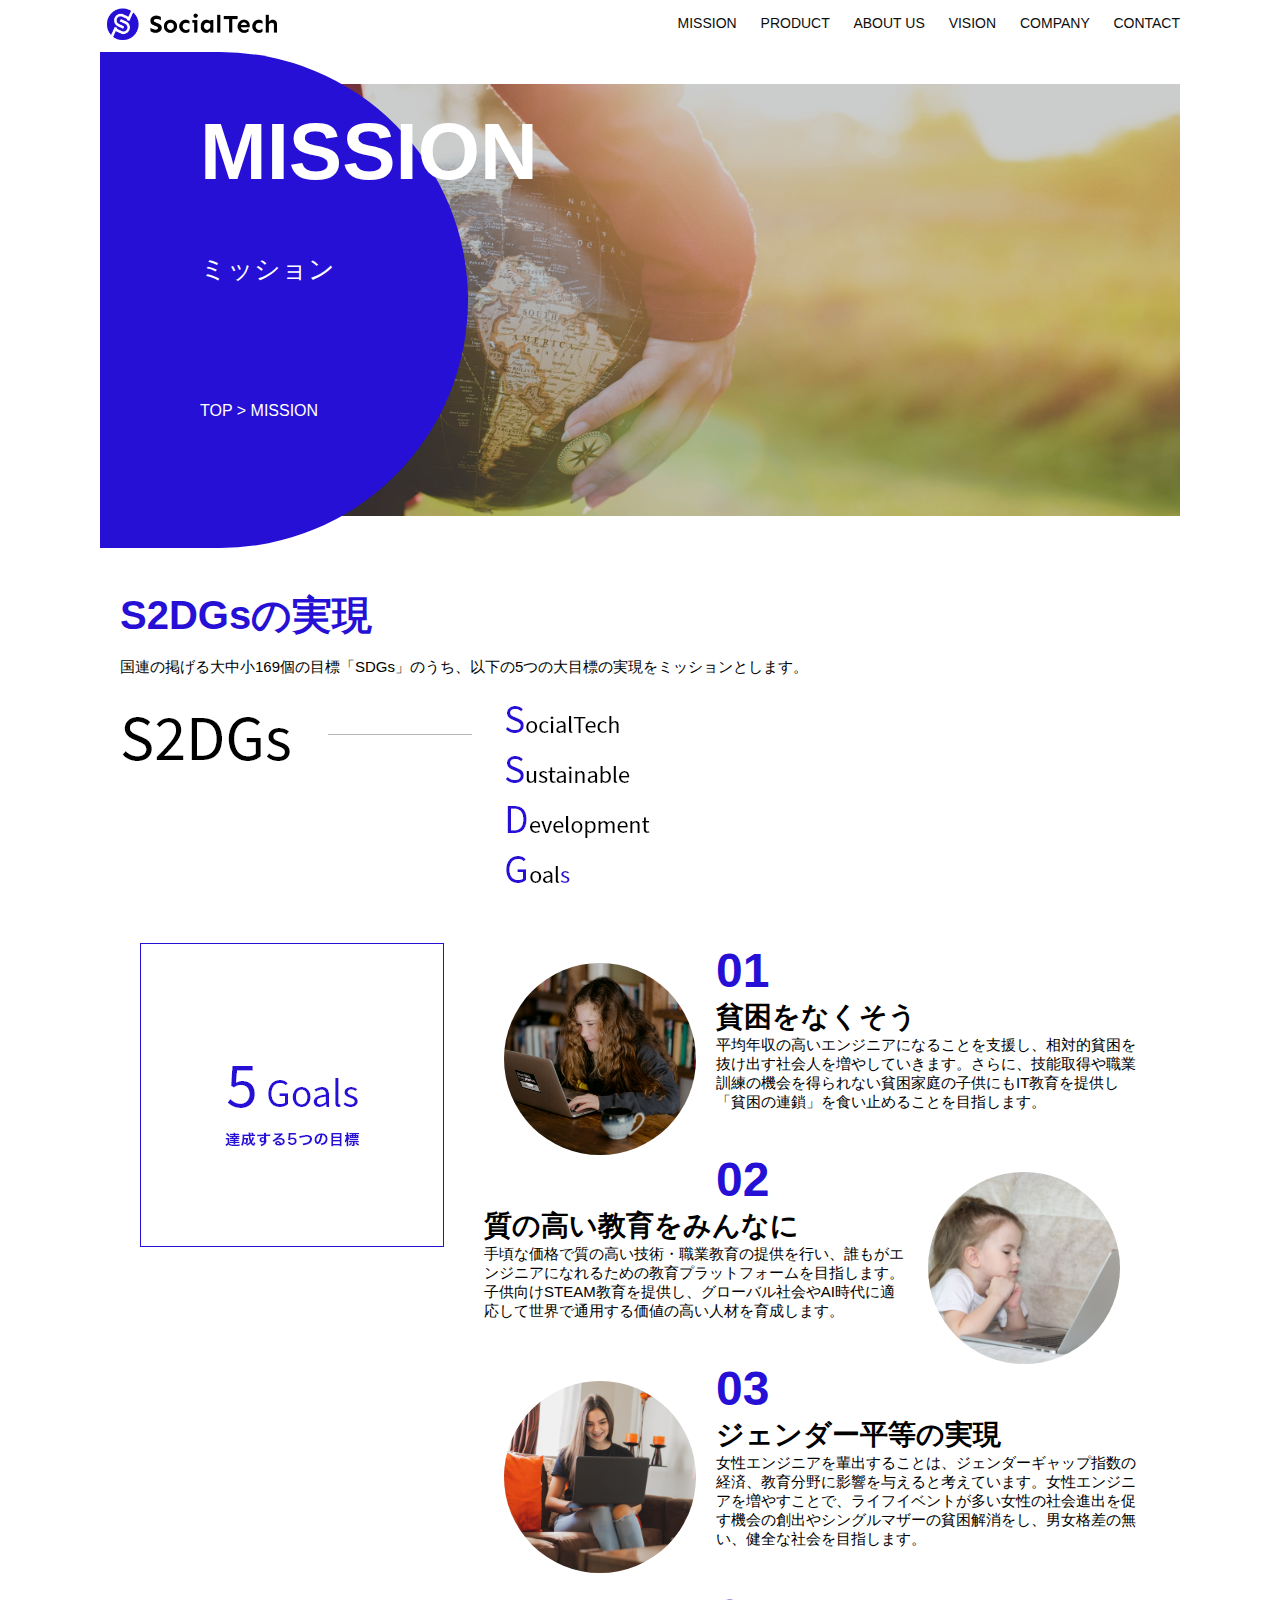
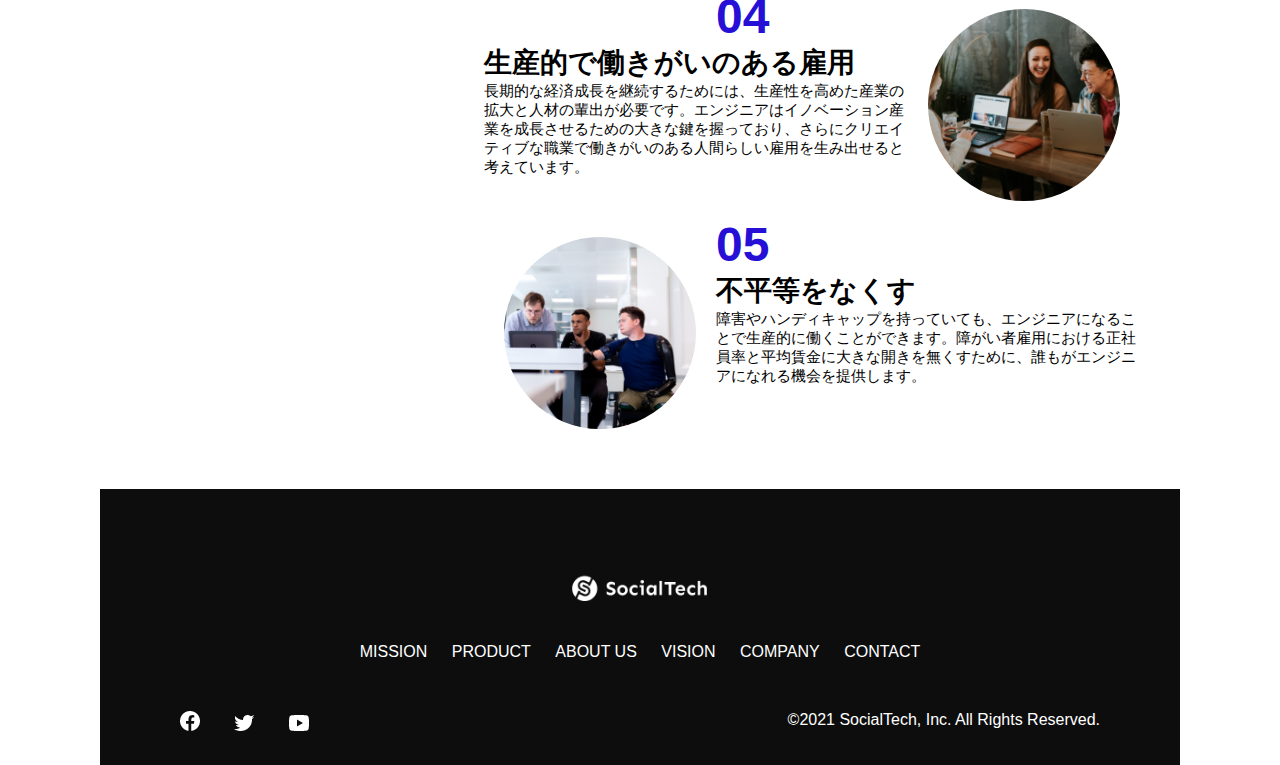
<file: mission.html>
<!DOCTYPE html>
<html>

<head>
    <title>SocialTech - MISSON ミッション -</title>
    <meta charset="utf-8">
    <meta name="description" content="SocialTechが目指す5つの目標（S2DGs）を紹介します">
    <meta name="viewport" content="width=device-width, initial-scale=1.0">
    <link rel="stylesheet" href="style.css">
</head>

<body>
    <!-- ヘッダー -->
    <header>
        <!-- ロゴ -->
        <a href="index.html" id="logo"><img src="images/logo.png" alt="トップページに戻る"></a>

        <!-- PC用ナビゲーション -->
        <nav id="nav-pc">
            <a href="mission.html">MISSION</a>
            <a href="product.html">PRODUCT</a>
            <a href="index.html#aboutus">ABOUT US</a>
            <a href="index.html#vision">VISION</a>
            <a href="index.html#company">COMPANY</a>
            <a href="index.html#contact">CONTACT</a>
        </nav>

        <!-- スマホ用メニューボタン -->
        <img id="menu-sp" src="images/button-menu.png" alt="ナビゲーションを開く"
            onclick="document.getElementById('nav-sp').style.display = 'block'">

        <!-- スマホ用ナビゲーション -->
        <nav id="nav-sp">
            <img id="close" src="images/button-close.png" alt="ナビゲーションを閉じる"
                onclick="document.getElementById('nav-sp').style.display = 'none'">
            <a id="logo-sp" href="index.html" onclick="document.getElementById('nav-sp').style.display = 'none'"><img
                    src="images/logo-sp.png" alt="トップページに戻る"></a>
            <a class="menu" href="mission.html"
                onclick="document.getElementById('nav-sp').style.display = 'none'">MISSION</a>
            <a class="menu" href="product.html"
                onclick="document.getElementById('nav-sp').style.display = 'none'">PRODUCT</a>
            <a class="menu" href="index.html#aboutus"
                onclick="document.getElementById('nav-sp').style.display = 'none'">ABOUT US</a>
            <a class="menu" href="index.html#vision"
                onclick="document.getElementById('nav-sp').style.display = 'none'">VISION</a>
            <a class="menu" href="index.html#company"
                onclick="document.getElementById('nav-sp').style.display = 'none'">COMPANY</a>
            <a class="menu" href="index.html#contact"
                onclick="document.getElementById('nav-sp').style.display = 'none'">CONTACT</a>
            <div id="sns">
                <a href="https://www.facebook.com/sejuku2013"><img src="images/button-facebook.png"
                        alt="Facebookのリンク"></a>
                <a href="https://twitter.com/samuraijuku"><img src="images/button-twitter.png" alt="Twitterのリンク"></a>
                <a href="https://www.youtube.com/channel/UCCFOQO5aDK0xXam4cUQXT8g"><img src="images/button-youtube.png"
                        alt="YouTubeのリンク"></a>
            </div>
        </nav>
    </header>
    <main>
        <article>
            <section id="mission-main">
                <div id="mission-title">
                    <h1>MISSION</h1>
                    <span>ミッション</span>
                    <div>TOP > MISSION</div>
                </div>
            </section>
            <section id="mission-s2dgs">
                <h2 class="mission-h2">S2DGsの実現</h2>
                <p>国連の掲げる大中小169個の目標「SDGs」のうち、以下の5つの大目標の実現をミッションとします。</p>
                <img src="images/mission/mission-s2dgs.png" alt="S2DGs">
            </section>
            <section id="mission-5goals">
                <div>
                    <img id="s2dgs-image" src="images/mission/mission-5goals.png" alt="5Goals">
                </div>
                <div>
                    <div>
                        <img class="fivegoals-image-left" src="images/mission/mission-5goals01.png" alt="PCを操作する女の子">
                        <span class="fivegoals-number">01</span>
                        <h3 class="fivegoals-h3">貧困をなくそう</h3>
                        <p class="fivegoals-p">
                            平均年収の高いエンジニアになることを支援し、相対的貧困を抜け出す社会人を増やしていきます。さらに、技能取得や職業訓練の機会を得られない貧困家庭の子供にもIT教育を提供し「貧困の連鎖」を食い止めることを目指します。
                        </p>
                    </div>
                    <div>
                        <img class="fivegoals-image-right" src="images/mission/mission-5goals02.png"
                            alt="PCを見つめる小さい女の子">
                        <span class="fivegoals-number">02</span>
                        <h3 class="fivegoals-h3">質の高い教育をみんなに</h3>
                        <p class="fivegoals-p">
                            手頃な価格で質の高い技術・職業教育の提供を行い、誰もがエンジニアになれるための教育プラットフォームを目指します。子供向けSTEAM教育を提供し、グローバル社会やAI時代に適応して世界で通用する価値の高い人材を育成します。
                        </p>
                    </div>
                    <div>
                        <img class="fivegoals-image-left" src="images/mission/mission-5goals03.png" alt="PCを操作する女性">

                        <span class="fivegoals-number">03</span>
                        <h3 class="fivegoals-h3">ジェンダー平等の実現</h3>
                        <p class="fivegoals-p">
                            女性エンジニアを輩出することは、ジェンダーギャップ指数の経済、教育分野に影響を与えると考えています。女性エンジニアを増やすことで、ライフイベントが多い女性の社会進出を促す機会の創出やシングルマザーの貧困解消をし、男女格差の無い、健全な社会を目指します。
                        </p>
                    </div>
                    <div>
                        <img class="fivegoals-image-right" src="images/mission/mission-5goals04.png" alt="笑顔で話し合う3人の男女">
                        <span class="fivegoals-number">04</span>
                        <h3 class="fivegoals-h3">生産的で働きがいのある雇用</h3>
                        <p class="fivegoals-p">
                            長期的な経済成長を継続するためには、生産性を高めた産業の拡大と人材の輩出が必要です。エンジニアはイノベーション産業を成長させるための大きな鍵を握っており、さらにクリエイティブな職業で働きがいのある人間らしい雇用を生み出せると考えています。
                        </p>
                    </div>
                    <div>
                        <img class="fivegoals-image-left" src="images/mission/mission-5goals05.png"
                            alt="障害を持つ男性が生き生きと働く様子">
                        <span class="fivegoals-number">05</span>
                        <h3 class="fivegoals-h3">不平等をなくす</h3>
                        <p class="fivegoals-p">
                            障害やハンディキャップを持っていても、エンジニアになることで生産的に働くことができます。障がい者雇用における正社員率と平均賃金に大きな開きを無くすために、誰もがエンジニアになれる機会を提供します。
                        </p>
                    </div>
                </div>
            </section>
        </article>
        <footer>
            <div id="footer-logo">
                <img src="images/logo-sp.png" alt="SocialTech">
            </div>
            <div id="footer-link">
                <a href="mission.html">MISSION</a>
                <a href="product.html">PRODUCT</a>
                <a href="index.html#aboutus">ABOUT US</a>
                <a href="index.html#vision">VISION</a>
                <a href="index.html#company">COMPANY</a>
                <a href="index.html#contact">CONTACT</a>
            </div>
            <div id="sns-footer">
                <a href="https://www.facebook.com/sejuku2013"><img src="images/button-facebook.png"
                        alt="Facebookのリンク"></a>
                <a href="https://twitter.com/samuraijuku"><img src="images/button-twitter.png" alt="Twitterのリンク"></a>
                <a href="https://www.youtube.com/channel/UCCFOQO5aDK0xXam4cUQXT8g"><img src="images/button-youtube.png"
                        alt="YouTubeのリンク"></a>
                <span id="copyright">&copy;2021 SocialTech, Inc. All Rights Reserved. </span>
            </div>
        </footer>
    </main>
    <script src="https://code.jquery.com/jquery-3.6.0.min.js"
     integrity="sha256-/xUj+3OJU5yExlq6GSYGSHk7tPXikynS7ogEvDej/m4="
     crossorigin="anonymous"></script>
    <script src="script.js"></script>
</body>

</html>
</file>
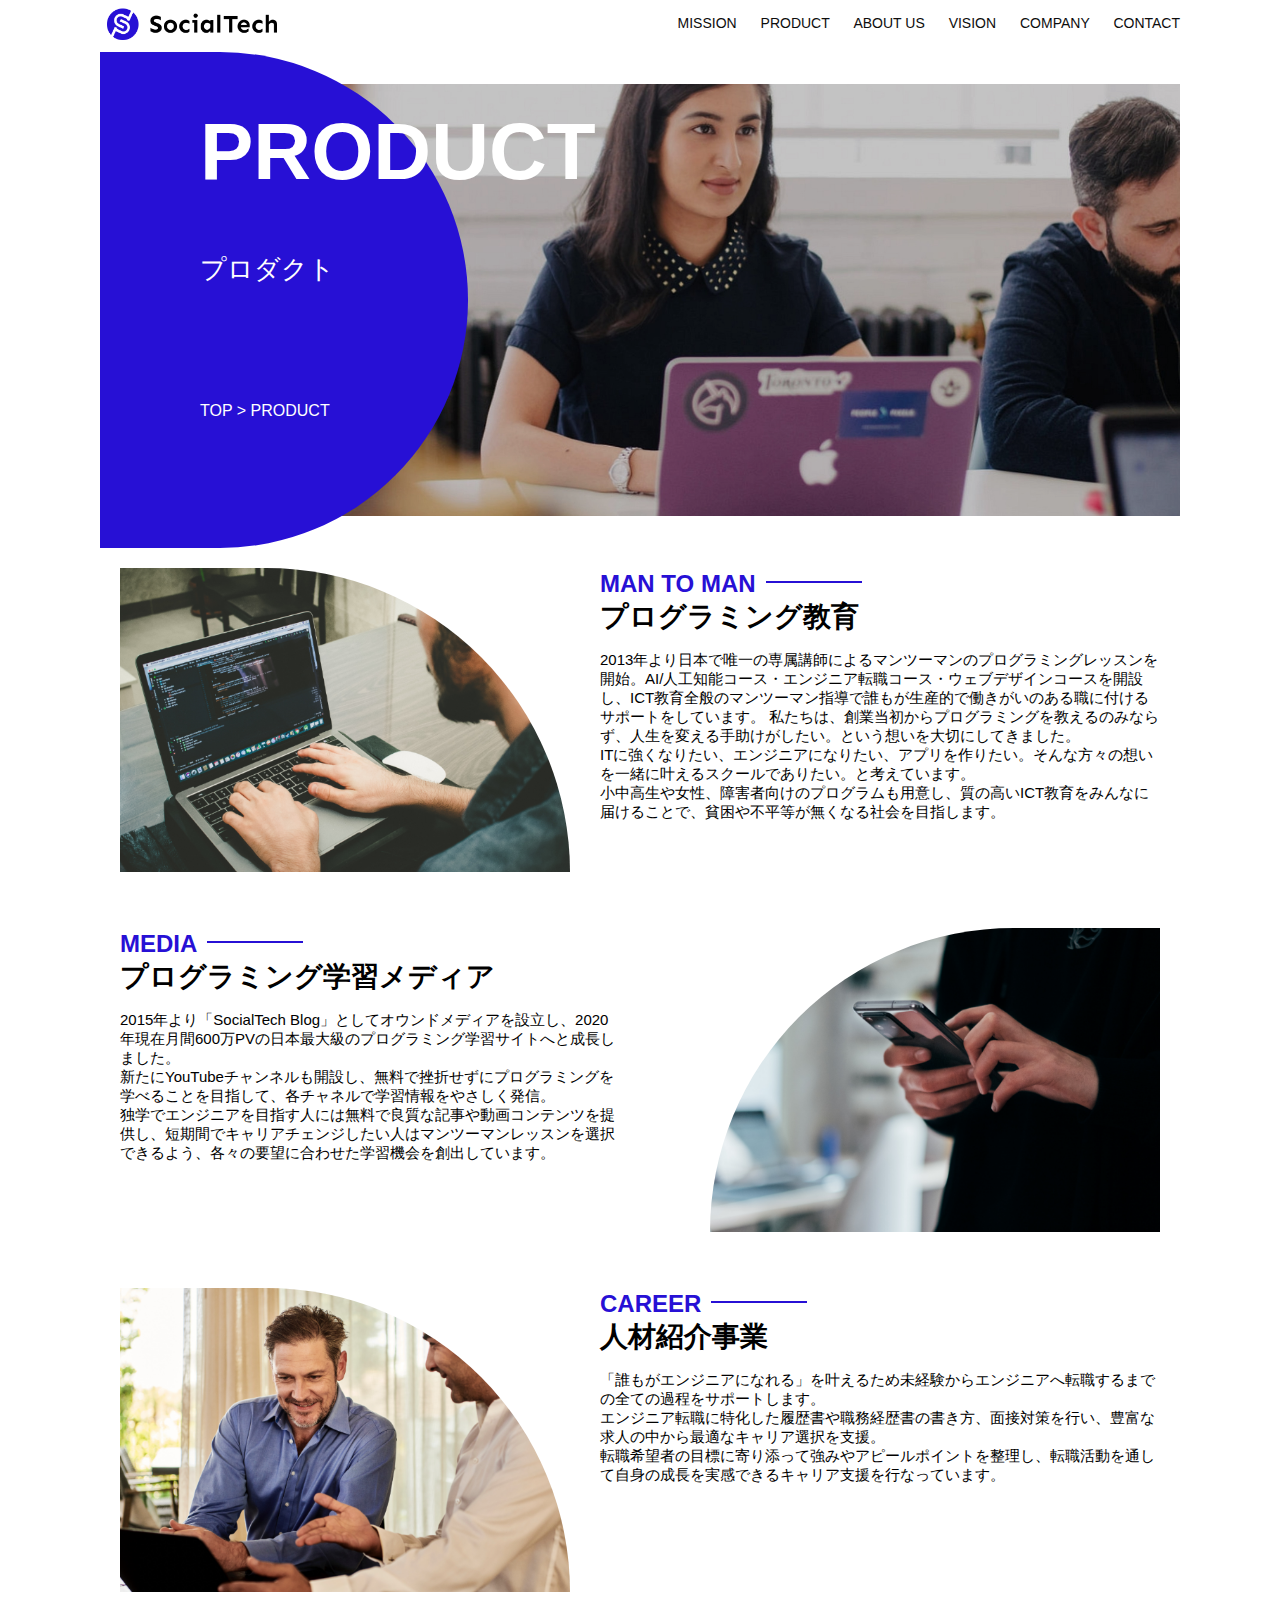
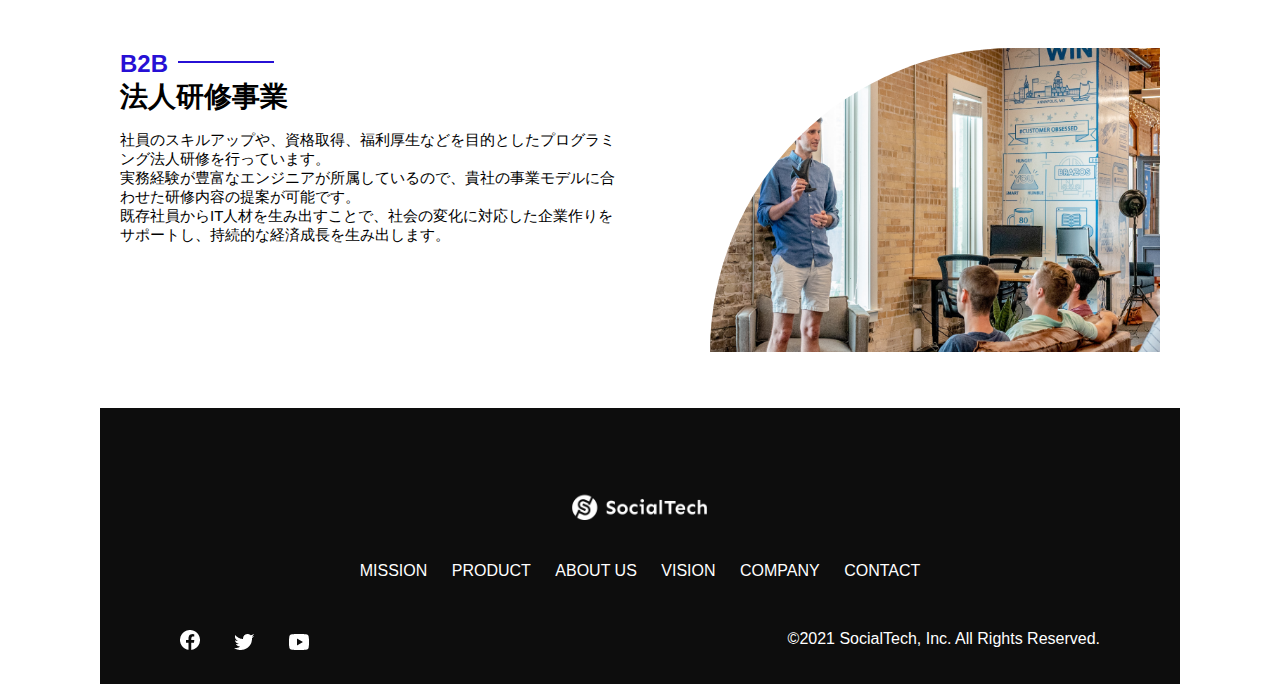
<file: product.html>
<!DOCTYPE html>
<html>

<head>
    <title>SocialTech -PRODUCT プロダクト- </title>
    <meta charset="utf-8">
    <meta name="description" content="SocialTechの4つのプロダクトを紹介します">
    <meta name="viewport" content="width=device-width, initial-scale=1.0">
    <link rel="stylesheet" href="style.css">
</head>

<body>
    <!-- ヘッダー -->
    <header>
        <!-- ロゴ -->
        <a href="index.html" id="logo"><img src="images/logo.png" alt="トップページに戻る"></a>

        <!-- PC用ナビゲーション -->
        <nav id="nav-pc">
            <a href="mission.html">MISSION</a>
            <a href="product.html">PRODUCT</a>
            <a href="index.html#aboutus">ABOUT US</a>
            <a href="index.html#vision">VISION</a>
            <a href="index.html#company">COMPANY</a>
            <a href="index.html#contact">CONTACT</a>
        </nav>

        <!-- スマホ用メニューボタン -->
        <img id="menu-sp" src="images/button-menu.png" alt="ナビゲーションを開く"
            onclick="document.getElementById('nav-sp').style.display = 'block'">

        <!-- スマホ用ナビゲーション -->
        <nav id="nav-sp">
            <img id="close" src="images/button-close.png" alt="ナビゲーションを閉じる"
                onclick="document.getElementById('nav-sp').style.display = 'none'">
            <a id="logo-sp" href="index.html" onclick="document.getElementById('nav-sp').style.display = 'none'"><img
                    src="images/logo-sp.png" alt="トップページに戻る"></a>
            <a class="menu" href="mission.html"
                onclick="document.getElementById('nav-sp').style.display = 'none'">MISSION</a>
            <a class="menu" href="product.html"
                onclick="document.getElementById('nav-sp').style.display = 'none'">PRODUCT</a>
            <a class="menu" href="index.html#aboutus"
                onclick="document.getElementById('nav-sp').style.display = 'none'">ABOUT US</a>
            <a class="menu" href="index.html#vision"
                onclick="document.getElementById('nav-sp').style.display = 'none'">VISION</a>
            <a class="menu" href="index.html#company"
                onclick="document.getElementById('nav-sp').style.display = 'none'">COMPANY</a>
            <a class="menu" href="index.html#contact"
                onclick="document.getElementById('nav-sp').style.display = 'none'">CONTACT</a>
            <div id="sns">
                <a href="https://www.facebook.com/sejuku2013"><img src="images/button-facebook.png"
                        alt="Facebookのリンク"></a>
                <a href="https://twitter.com/samuraijuku"><img src="images/button-twitter.png" alt="Twitterのリンク"></a>
                <a href="https://www.youtube.com/channel/UCCFOQO5aDK0xXam4cUQXT8g"><img src="images/button-youtube.png"
                        alt="YouTubeのリンク"></a>
            </div>
        </nav>
    </header>
    <main>
        <article>
            <section id="product-main">
                <div id="product-title">
                    <h1>PRODUCT</h1>
                    <span>プロダクト</span>
                    <div>TOP > PRODUCT</div>
                </div>
            </section>
            <section class="product-section1">
                <img src="images/product/product-mantoman.png" alt="PCでコードを書く男性">
                <div>
                    <h2 class="product-h2">MAN TO MAN</h2>
                    <h3 class="product-h3">プログラミング教育</h3>
                    <p>2013年より日本で唯一の専属講師によるマンツーマンのプログラミングレッスンを開始。AI/人工知能コース・エンジニア転職コース・ウェブデザインコースを開設し、ICT教育全般のマンツーマン指導で誰もが生産的で働きがいのある職に付けるサポートをしています。
                        私たちは、創業当初からプログラミングを教えるのみならず、人生を変える手助けがしたい。という想いを大切にしてきました。<br>ITに強くなりたい、エンジニアになりたい、アプリを作りたい。そんな方々の想いを一緒に叶えるスクールでありたい。と考えています。<br>小中高生や女性、障害者向けのプログラムも用意し、質の高いICT教育をみんなに届けることで、貧困や不平等が無くなる社会を目指します。
                    </p>
                </div>
            </section>
            <section class="product-section2">
                <div>
                    <h2 class="product-h2">MEDIA</h2>
                    <h3 class="product-h3">プログラミング学習メディア</h3>
                    <p>2015年より「SocialTech
                        Blog」としてオウンドメディアを設立し、2020年現在月間600万PVの日本最大級のプログラミング学習サイトへと成長しました。<br>新たにYouTubeチャンネルも開設し、無料で挫折せずにプログラミングを学べることを目指して、各チャネルで学習情報をやさしく発信。<br>独学でエンジニアを目指す人には無料で良質な記事や動画コンテンツを提供し、短期間でキャリアチェンジしたい人はマンツーマンレッスンを選択できるよう、各々の要望に合わせた学習機会を創出しています。
                    </p>
                </div>
                <img src="images/product/product-media.png" alt="スマートフォンを操作する人">
            </section>
            <section class="product-section1">
                <img src="images/product/product-career.png" alt="笑顔で話し合う2人の男性">
                <div>
                    <h2 class="product-h2">CAREER</h2>
                    <h3 class="product-h3">人材紹介事業</h3>
                    <p>「誰もがエンジニアになれる」を叶えるため未経験からエンジニアへ転職するまでの全ての過程をサポートします。<br>エンジニア転職に特化した履歴書や職務経歴書の書き方、面接対策を行い、豊富な求人の中から最適なキャリア選択を支援。<br>転職希望者の目標に寄り添って強みやアピールポイントを整理し、転職活動を通して自身の成長を実感できるキャリア支援を行なっています。<br>
                    </p>
                </div>
            </section>
            <section class="product-section2">
                <div>
                    <h2 class="product-h2">B2B</h2>
                    <h3 class="product-h3">法人研修事業</h3>
                    <p>社員のスキルアップや、資格取得、福利厚生などを目的としたプログラミング法人研修を行っています。<br>実務経験が豊富なエンジニアが所属しているので、貴社の事業モデルに合わせた研修内容の提案が可能です。<br>既存社員からIT人材を生み出すことで、社会の変化に対応した企業作りをサポートし、持続的な経済成長を生み出します。
                    </p>
                </div>
                <img src="images/product/product-b2b.png" alt="講演中の男性とそれを聴く人々">
            </section>
        </article>
        <footer>
            <div id="footer-logo">
                <img src="images/logo-sp.png" alt="SocialTech">
            </div>
            <div id="footer-link">
                <a href="mission.html">MISSION</a>
                <a href="product.html">PRODUCT</a>
                <a href="index.html#aboutus">ABOUT US</a>
                <a href="index.html#vision">VISION</a>
                <a href="index.html#company">COMPANY</a>
                <a href="index.html#contact">CONTACT</a>
            </div>
            <div id="sns-footer">
                <a href="https://www.facebook.com/sejuku2013"><img src="images/button-facebook.png"
                        alt="Facebookのリンク"></a>
                <a href="https://twitter.com/samuraijuku"><img src="images/button-twitter.png" alt="Twitterのリンク"></a>
                <a href="https://www.youtube.com/channel/UCCFOQO5aDK0xXam4cUQXT8g"><img src="images/button-youtube.png"
                        alt="YouTubeのリンク"></a>
                <span id="copyright">&copy;2021 SocialTech, Inc. All Rights Reserved. </span>
            </div>
        </footer>
    </main>
    <script src="https://code.jquery.com/jquery-3.6.0.min.js"
     integrity="sha256-/xUj+3OJU5yExlq6GSYGSHk7tPXikynS7ogEvDej/m4="
     crossorigin="anonymous"></script>
    <script src="script.js"></script>
</body>

</html>
</file>
<file: style.css>
/* PC、スマホ共通スタイル */
body {
    font-family: "Source Sans Pro", "Hiragino Kaku Gothic ProN", Meiryo, Arial,
        sans-serif;
}

p {
    font-size: 15px;
}

.arrow-right {
    color: #2710d5;
}

#submit {
    margin-top: 50px;
}

/*================
 PC用のスタイル
=================*/
@media screen and (min-width: 768px) {
    /*PC用カルーセル設定*/
    .carousel{
        width: 885px;
        margin-left: 20px;
    }
    .carouselImg{
        width: 885px;
    }
    /* 横幅設定 */
    body {
        max-width: 1080px;
        min-width: 900px;
        margin: 0 auto 0 auto;
    }

    /* ヘッダー */
    header {
        display: flex;
        justify-content: space-between;
    }

    /* ナビゲーションのレイアウト */
    #nav-pc {
        font-size: 14px;
        padding-top: 15px;
    }

    /* ナビゲーションのリンクの装飾設定 */
    #nav-pc > a {
        text-decoration: none;
        margin-left: 20px;
    }
    #nav-pc > a:link {
        color: #0d0d0d;
    }
    #nav-pc > a:visited {
        color: #0d0d0d;
    }
    #nav-pc > a:hover {
        color: #0d0d0d;
        text-decoration: underline;
    }
    #nav-pc > a:active {
        color: #0d0d0d;
    }

    /* スマホ用ナビを非表示 */
    #nav-sp,
    #menu-sp {
        display: none;
    }

    /* メインビジュアル*/
    #main-visual {
        position: relative;
        height: 400px;
    }
    #main-message {
        position: absolute;
        top: 0;
        left: 0;
        background-color: #2710d5;
        color: #ffffff;
        border-radius: 0 0 476px 0;
        max-width: 620px;
        height: 100%;
        width: 100%;
        z-index: 11;
    }
    #main-message > h1 {
        font-size: 60px;
        font-weight: bold;
        margin: 100px 0 0 50px;
    }

    #main-message > p {
        font-size: 28px;
        margin: 0 0 0 50px;
    }
    #main-visual > img {
        max-width: 620px;
        border-radius: 476px 0 0 0;
        position: absolute;
        top: 0;
        right: 0;
        z-index: 10;
    }

    /*見出し*/
    h2 {
        margin: 40px 0 0 0;
    }

    h2::after {
        content: url("images/line.png");
        margin-left: 10px;
    }

    h3 {
        font-size: 27px;
    }

    /* ミッション */
    #mission {
        margin: 80px auto 80px auto;
        width: 100%;
    }

    #mission-flex {
        width: 100%;
        display: flex;
    }

    #mission-flex > div {
        width: 50%;
        margin: 20px;
    }

    #mission-photo {
        width: 100%;
    }

    #s2dgs {
        margin-top: 50px;
        width: 100%;
    }

    /* プロダクト */
    #product {
        background-color: #fafafa;
        margin: 80px 0 80px 0;
        padding: 10px 40px 0px 40px;
    }

    /* 外枠 */
    #product > div {
        margin-top: 40px;
        display: flex;
    }

    /* 左のカラム */
    #product-left {
        width: 50%;
        margin-right: 20px;
    }

    /* 右のカラム */
    #product-right {
        width: 50%;
        margin-left: 20px;
        margin-top: 80px;
    }

    /* 写真＋説明の枠 */
    #product-left > div {
        position: relative;
        height: 480px;
        margin-right: 20px;
    }
    #product-right > div {
        position: relative;
        height: 480px;
        margin-left: 20px;
    }

    /* 写真*/
    .product-photo {
        width: 100%;
    }

    /* 説明文の枠 */
    .product-explain {
        background-color: #ffffff;
        position: absolute;
        left: 0;
        top: 280px;
        margin: 0 40px 0 40px;
        padding: 20px;
        box-shadow: 5px 5px 10px rgba(0, 0, 0, 0.05);
    }

    /* 説明文の英語 */
    .product-explain > span {
        color: #2710d5;
        font-weight: bold;
        font-size: 16px;
        margin: 0px;
    }

    /* 説明文の見出し */
    .product-explain > h3 {
        font-size: 20px;
        margin: 5px 0 5px 0;
    }

    /* 説明文 */
    .product-explain > p {
        font-size: 14px;
        margin: 0;
    }

    /* もっと見るボタン */
    #product-more {
        margin: 0 auto -42px auto;
    }

    /* ABOUT US */
    #aboutus {
        margin: 80px auto 80px auto;
    }

    /* ３つの組織文化と写真を入れる枠 */
    #aboutus > div {
        display: flex;
    }

    /* 写真 */
    .culture-img {
        width: 100%;
        align-self: flex-start;
    }

    .culture-img2 {
        margin-top: 50px;
        width: 100%;
    }

    /* 3つの組織文化の表 */
    .culture-table {
        margin-right: 50px;
    }

    /* 番号 */
    .culture-num {
        font-size: 80px;
        color: #2710d5;
        margin: 0 20px 0 0;
    }

    /* 組織文化英語 */
    .culture-en {
        color: #2710d5;
        font-weight: bold;
        font-size: 24px;
        display: block;
    }

    /* 組織文化日本語 */
    .culture-jp {
        font-size: 28px;
        font-weight: bold;
    }

    /* 説明文 */
    .culture-description {
        margin: 0;
    }

    /* ビジョン */
    #vision {
        margin: 80px auto 80px auto;
    }

    /* セクション内の外枠*/
    #vision > div {
        width: 100%;
        display: flex;
        justify-content: space-between;
        flex-wrap: wrap;
    }

    /*7つの行動指針の枠*/
    .vision-box {
        width: 300px;
        height: 300px;
        margin-bottom: 30px;
        position: relative;
    }

    .vision-box > img {
        width: 100%;
        height: auto;
        position: absolute;
        top: 0;
        left: 0;
        z-index: 30;
    }

    .vision-box > span {
        position: absolute;
        top: 0;
        left: 0;
        z-index: 31;
        margin-right: 20px;
    }

    .vision-box > span > h4 {
        color: #2710d5;
        font-size: 19px;
        margin: 80px 0 0 0;
    }

    .vision-box > span > h4::first-letter {
        font-size: 40px;
    }

    .vision-box > span > h5 {
        font-size: 20px;
        margin: 0 0 0 0;
    }

    .vision-box > span > p {
        margin: 10px 0 0 0;
    }

    /*会社概要*/
    #company {
        margin: 80px auto 80px auto;
    }

    #company-table {
        width: 100%;
    }

    .tableheader {
        text-align: left;
        padding: 20px;
        border-bottom-color: #2710d5;
        border-bottom-width: 1px;
        border-bottom-style: solid;
        width: 100px;
    }

    .tableheader-first {
        text-align: left;
        padding: 20px;
        border-bottom-color: #2710d5;
        border-bottom-width: 1px;
        border-bottom-style: solid;
        border-top-color: #2710d5;
        border-top-width: 1px;
        border-top-style: solid;
        width: 100px;
    }

    .cell {
        padding: 30px;
        border-bottom-color: #ececec;
        border-bottom-width: 1px;
        border-bottom-style: solid;
    }
    .cell-first {
        padding: 30px;
        border-bottom-color: #ececec;
        border-bottom-width: 1px;
        border-bottom-style: solid;
        border-top-color: #ececec;
        border-top-width: 1px;
        border-top-style: solid;
    }

    #company > iframe {
        width: 100%;
        height: 368px;
        margin-top: 40px;
    }

    /* お問い合わせ */
    #contact {
        margin: 80px auto 80px auto;
    }

    /* 外枠 */
    #contact > form > div {
        display: flex;
        flex-direction: row;
        flex-wrap: wrap;
        padding-bottom: 30px;
    }

    /* 左列　見出し */
    .contact-heading {
        width: 240px;
        align-self: center;
    }
    /* 見出しのラベル */
    .contact-label {
        font-weight: bold;
    }
    /* 必須 */
    .contact-span {
        color: #ce2222;
        margin: 0 0 0 20px;
        font-weight: bold;
    }
    /* テキストボックス */
    .contact-textbox {
        border-top: 0px;
        border-left: 0px;
        border-right: 0px;
        border-bottom-width: 1px;
        border-bottom-color: #707070;
        border-style: solid;
        background-color: #fafafa;
        height: 56px;
        width: 400px;
    }

    /* お問い合わせ内容のテキストエリア */
    .contact-textarea {
        border-top: 0px;
        border-left: 0px;
        border-right: 0px;
        border-bottom-width: 1px;
        border-bottom-color: #707070;
        background-color: #fafafa;
        width: 400px;
        height: 200px;
    }

    /* 個人情報の取り扱い */
    details {
        width: 700px;
    }
    details > div {
        background-color: #fafafa;
        padding: 20px;
    }

    details > div > span {
        font-weight: bold;
    }

    /* フッター */
    footer {
        background-color: #0d0d0d;
        text-align: center;
        padding: 80px 80px 30px 80px;
    }

    #footer-logo {
        margin-bottom: 30px;
    }

    #footer-link {
        margin-bottom: 50px;
    }
    #footer-link > a {
        text-decoration: none;
        margin: 10px;
    }
    #footer-link > a:link {
        color: #ffffff;
    }
    #footer-link > a:visited {
        color: #ffffff;
    }
    #footer-link > a:hover {
        color: #ffffff;
        text-decoration: underline;
    }
    #footer-link > a:active {
        color: #ffffff;
    }

    #sns-footer {
        text-align: left;
        width: 100%;
    }
    #sns-footer > a {
        margin-right: 30px;
    }

    #copyright {
        color: #ffffff;
        float: right;
    }

    /* mission.html用スタイル */
    /* ミッションのメインビジュアル */
    #mission-main {
        height: 496px;
        width: 100%;
        background-image: url("images/mission/mission-main.png");
        background-repeat: no-repeat;
        background-position-y: center;
    }

    #mission-title {
        background-color: #2710d5;
        width: 368px;
        color: #ffffff;
        height: 496px;
        border-radius: 0 248px 248px 0;
        position: relative;
    }
    #mission-title > h1 {
        position: absolute;
        top: 0;
        left: 100px;
        font-size: 80px;
    }

    #mission-title > span {
        position: absolute;
        top: 200px;
        left: 100px;
        font-size: 26px;
    }

    #mission-title > div {
        position: absolute;
        top: 350px;
        left: 100px;
        font-size: 16px;
    }

    #mission-s2dgs {
        width: 100%;
        margin: 20px;
    }

    .mission-h2 {
        color: #2710d5;
        font-size: 40px;
    }

    .mission-h2::after {
        content: none;
    }

    #mission-5goals {
        margin: 20px;
        display: flex;
    }
    #mission-5goals > div {
        flex-grow: 1;
        padding: 20px;
    }

    #mission-5goals > div > div {
        margin-bottom: 40px;
    }

    .fivegoals-image-right {
        float: right;
        margin: 20px;
    }

    .fivegoals-image-left {
        float: left;
        margin: 20px;
    }

    .fivegoals-number {
        color: #2710d5;
        font-size: 48px;
        font-weight: bold;
        margin: 0;
    }

    .fivegoals-h3 {
        font-size: 28px;
        margin: 0;
    }
    .fivegoals-p {
        margin: 0;
    }

    /* プロダクトページ */
    #product-main {
        height: 496px;
        width: 100%;
        background-image: url("images/product/product-main.png");
        background-repeat: no-repeat;
        background-position-y: center;
    }

    #product-title {
        background-color: #2710d5;
        width: 368px;
        color: #ffffff;
        height: 496px;
        border-radius: 0 248px 248px 0;
        position: relative;
    }
    #product-title > h1 {
        position: absolute;
        top: 0;
        left: 100px;
        font-size: 80px;
    }

    #product-title > span {
        position: absolute;
        top: 200px;
        left: 100px;
        font-size: 26px;
    }

    #product-title > div {
        position: absolute;
        top: 350px;
        left: 100px;
        font-size: 16px;
    }

    /* セクション1 */
    .product-section1 {
        position: relative;
        margin: 20px;
        height: 340px;
    }

    .product-section1 > img {
        position: absolute;
        top: 0;
        left: 0;
        width: 450px;
        margin: 0 40px 30px 0;
        border-radius: 0 432px 0 0;
    }

    .product-section1 > div {
        position: absolute;
        top: 0;
        left: 480px;
    }

    /*セクション２*/

    .product-section2 {
        position: relative;
        margin: 20px;
        height: 340px;
    }

    .product-section2 > img {
        position: absolute;
        top: 0;
        right: 0;
        width: 450px;
        margin: 0 0 30px 40px;
        border-radius: 432px 0 0 0;
    }

    .product-section2 > div {
        width: 500px;
        position: absolute;
        top: 0;
        left: 0;
    }

    .product-h2 {
        color: #2710d5;
        font-size: 24px;
        margin: 0;
    }

    .product-h3 {
        font-size: 28px;
        margin: 0;
    }
}

/*====================
 スマートフォン用のスタイル
=====================*/
@media screen and (max-width: 767px) {
    /* スマホ用カルーセル設定 */
    .carousel {
      width: 375px;
      margin: 0 auto 0 auto;
    } 
    .carouselImg {
      width: 375px;
    }
    body {
        min-width: 375px;
        margin: 0;
    }

    /* PC用ナビゲーション非表示 */
    #nav-pc {
        display: none;
    }

    /* ハンバーガーメニュー */
    #menu-sp {
        position: absolute;
        top: 0px;
        right: 0px;      
    }

    /* スマホ用ナビゲーションの表示切替*/
    /* 初期状態、レイアウトと非表示設定 */
    #nav-sp {
        background-color: #2710d5;
        position: absolute;
        left: 0;
        top: 0;
        height: 100%;
        width: 100%;
        display: none;
        z-index: 100;
    }

    /* ×ボタン */
    #close {
        position: absolute;
        top: 20px;
        right: 20px;
    }

    /* ナビゲーションメニュー用ロゴ */
    #logo-sp {
        margin: 80px 0 30px 20px;
    }

    /* ナビゲーションのリンクの装飾設定 */
    #nav-sp > a {
        display: block;
    }

    #nav-sp > a:link {
        color: #ffffff;
    }
    #nav-sp > a:visited {
        color: #ffffff;
    }
    #nav-sp > a:hover {
        color: #ffffff;
        text-decoration: underline;
    }
    #nav-sp > a:active {
        color: #ffffff;
    }

    #nav-sp > .menu {
        text-decoration: none;
        display: block;
        margin: 0 20px 0 20px;
        height: 44px;
        font-size: 16px;
        background-image: url("images/arrow.png");
        background-repeat: no-repeat;
        background-position: right top;
    }

    #sns {
        position: absolute;
        bottom: 20px;
        left: 20px;
    }
    #sns > a {
        margin-right: 30px;
    }

    /* メインビジュアル */
    #main-visual {
        position: relative;
        height: 470px;
        width: 100%;
        overflow: hidden;
    }
    #main-visual > div {
        position: absolute;
        top: 0;
        left: 0;
        background-color: #2710d5;
        color: white;
        border-radius: 0 0 476px 0;
        text-align: center;
        height: 280px;
        width: 100%;
        z-index: 11;
    }
    #main-visual > div > h1 {
        font-size: 28px;
        margin: 90px 0 0 0;
    }

    #main-visual > div > p {
        margin: 0;
    }

    #main-visual > img {
        width: 100%;
        border-radius: 476px 0 0 0;

        z-index: 10;
        position: absolute;
        bottom: 0;
        right: 0;
    }

    /*見出し*/
    h2::after {
        content: url("images/line.png");
        margin-left: 10px;
    }

    h3 {
        font-size: 24px;
        margin: 10px 0 0 0;
    }

    /* ミッション */
    #mission {
        margin: 20px;
    }

    #mission-photo {
        width: 100%;
    }

    #s2dgs {
        width: 100%;
    }

    /* プロダクト */
    #product {
        background-color: #fafafa;
        padding-top: 10px;
    }

    #product h2 {
        margin-left: 20px;
    }
    /* 外枠 */
    /* 左右のカラム　スマホでは縦並び */
    #product-left,
    #product-right {
        margin-right: 20px;
        margin-left: 20px;
    }

    /* 写真＋説明の枠 */
    #product-left > div,
    #product-right > div {
        position: relative;
        height: 540px;
    }

    /* 説明文の枠 */
    .product-explain {
        background-color: #ffffff;
        position: absolute;
        left: 0;
        bottom: 50px;
        padding: 20px;
        box-shadow: 5px 5px 10px rgba(0, 0, 0, 0.05);
    }

    .product-explain > span {
        color: #2710d5;
        font-weight: bold;
        font-size: 16px;
        margin: 0px;
    }

    .product-explain > h3 {
        margin: 10px 0 10px 0;
    }

    /* 写真*/
    .product-photo {
        width: 100%;
    }

    #product-more > img {
        margin: 0 0 -42px 20px;
    }

    /* ABOUT US */
    #aboutus {
        margin: 80px 20px 80px 20px;
    }

    #aboutus > div {
        display: flex;
        flex-direction: column;
    }

    .culture-table {
        width: 100%;
        padding-right: 20px;
        order: 2;
    }

    .culture-img {
        width: 100%;
        order: 1;
    }

    .culture-img2 {
        width: 100%;
    }
    .culture-num {
        font-size: 80px;
        color: #2710d5;
    }

    .culture-en {
        color: #2710d5;
        font-weight: bold;
        font-size: 24px;
        display: block;
    }

    .culture-jp {
        display: block;
    }

    .culture-description {
        margin: 0;
    }

    /* ビジョン */
    #vision {
        margin: 80px 20px 80px 20px;
    }

    .vision-box {
        width: 300px;
        height: 300px;
        margin-bottom: 30px;
        position: relative;
    }

    .vision-box > img {
        width: 100%;
        height: auto;
        position: absolute;
        top: 0;
        left: 0;
        z-index: 30;
    }

    .vision-box > span {
        position: absolute;
        top: 0;
        left: 0;
        z-index: 31;
        margin-right: 20px;
    }

    .vision-box > span > h4 {
        color: #2710d5;
        font-size: 19px;
        margin: 60px 0 0 0;
    }

    .vision-box > span > h5 {
        font-size: 20px;
        margin: 0 0 0 0;
    }
    .vision-box > span > p {
        margin: 10px 0 0 0;
    }

    /*会社概要*/
    #company {
        margin: 0 20px 0 20px;
    }

    #company > h3 {
        margin-bottom: 20px;
    }

    #company-table {
        width: 100%;
    }

    .tableheader-first {
        text-align: left;
        padding: 20px;
        border-bottom-color: #2710d5;
        border-bottom-width: 1px;
        border-bottom-style: solid;
        border-top-color: #2710d5;
        border-top-width: 1px;
        border-top-style: solid;
        width: 50px;
    }
    .tableheader {
        text-align: left;
        padding: 20px;
        border-bottom-color: #2710d5;
        border-bottom-width: 1px;
        border-bottom-style: solid;
        width: 50px;
    }

    .cell-first {
        padding: 20px;
        border-bottom-color: #ececec;
        border-bottom-width: 1px;
        border-bottom-style: solid;
        border-top-color: #ececec;
        border-top-width: 1px;
        border-top-style: solid;
    }
    .cell {
        padding: 20px;
        border-bottom-color: #ececec;
        border-bottom-width: 1px;
        border-bottom-style: solid;
    }

    #company > iframe {
        width: 100%;
        height: 240px;
        margin: 40px 0 0 0;
    }

    /* お問い合わせ */
    #contact {
        margin: 80px 20px 80px 20px;
    }

    #contact > h3 {
        margin-bottom: 20px;
    }

    #contact > form > div {
        margin-bottom: 20px;
    }

    .contact-heading {
        margin-bottom: 20px;
    }

    /* ラベル */
    .contact-label {
        font-weight: bold;
    }

    /* 必須 */
    .contact-span {
        color: #ce2222;
        margin: 0 0 0 20px;
        font-weight: bold;
    }

    .contact-textbox {
        height: 56px;
        border-top: 0px;
        border-left: 0px;
        border-right: 0px;
        background-color: #fafafa;
        border-bottom-width: 1px;
        border-bottom-color: #707070;
        border-style: solid;
        min-width: 300px;
        width: 100%;
    }

    .contact-textarea {
        height: 150px;
        border-top: 0px;
        border-left: 0px;
        border-right: 0px;
        background-color: #fafafa;
        width: 100%;
    }

    .radiobutton {
        margin-bottom: 20px;
    }

    /* .radiobutton + label::after {
        content: "\A";
        white-space: pre;
    } */

    /* フッター */
    footer {
        background-color: #0d0d0d;
        padding: 30px 20px 50px 20px;
    }

    #footer-logo {
        margin-bottom: 30px;
    }

    #footer-link {
        margin-bottom: 50px;
    }
    #footer-link > a {
        text-decoration: none;
        margin: 0 20px 30px 0;
        display: block;

        background-image: url("images/arrow.png");
        background-repeat: no-repeat;
        background-position: right top;
    }
    #footer-link > a:link {
        color: #ffffff;
    }
    #footer-link > a:visited {
        color: #ffffff;
    }
    #footer-link > a:hover {
        color: #ffffff;
        text-decoration: underline;
    }
    #footer-link > a:active {
        color: #ffffff;
    }

    #sns-footer > a {
        margin-right: 30px;
    }
    #copyright {
        font-size: 12px;
        display: block;
        margin-top: 30px;
        color: #ffffff;
    }

    /* mission.html用スタイル */
    /* ミッションのメインビジュアル */
    #mission-main {
        height: 256px;
        width: 100%;
        background-image: url("images/mission/mission-main.png");
        background-repeat: no-repeat;
        background-position-y: center;
        background-size: auto 208px;
    }

    #mission-title {
        background-color: #2710d5;
        width: 136px;
        color: #ffffff;
        height: 256px;
        border-radius: 0 248px 248px 0;
        position: relative;
    }
    #mission-title > h1 {
        position: absolute;
        top: 0;
        left: 20px;
        font-size: 40px;
    }

    #mission-title > span {
        position: absolute;
        top: 110px;
        left: 20px;
        font-size: 18px;
    }

    #mission-title > div {
        position: absolute;
        top: 180px;
        left: 20px;
        font-size: 13px;
    }
    /* ミッションページ　S2DGSの設定 */
    #mission-s2dgs {
        margin: 20px;
    }

    .mission-h2 {
        color: #2710d5;
        font-size: 38px;
        margin: 0px;
    }

    .mission-h2::after {
        content: none;
    }

    #mission-s2dgs > img {
        width: 100%;
    }

    #section-s2dgs > img {
        width: 100%;
    }

    /* ミッションページ　5つのゴールの設定 */
    #mission-5goals {
        margin: 20px;
    }

    #mission-5goals > div > div {
        margin-bottom: 40px;
    }

    #s2dgs-image {
        width: 100%;
    }
    .fivegoals-image-right {
        margin: 20px auto 20px auto;
        display: block;
    }

    .fivegoals-image-left {
        margin: 20px auto 20px auto;
        display: block;
    }

    .fivegoals-number {
        color: #2710d5;
        font-size: 48px;
        margin: 0;
    }

    .fivegoals-h3 {
        font-size: 28px;
        margin: 0;
    }
    .fivegoals-p {
        margin: 0;
    }

    /* プロダクトページ */

    #product-main {
        height: 256px;
        width: 100%;
        background-image: url("images/product/product-main.png");
        background-repeat: no-repeat;
        background-position-y: center;
        background-size: auto 208px;
    }

    #product-title {
        background-color: #2710d5;
        width: 136px;
        color: #ffffff;
        height: 256px;
        border-radius: 0 248px 248px 0;
        position: relative;
    }
    #product-title > h1 {
        position: absolute;
        top: 0;
        left: 20px;
        font-size: 40px;
    }

    #product-title > span {
        position: absolute;
        top: 110px;
        left: 20px;
        font-size: 18px;
    }

    #product-title > div {
        position: absolute;
        top: 180px;
        left: 20px;
        font-size: 13px;
    }

    .product-section1 {
        margin: 20px;
    }

    .product-section1 > img {
        width: 100%;
        border-radius: 0 300px 0 0;
    }

    .product-section1 > div {
    }

    .product-section2 {
        margin: 20px;

        display: flex;
        flex-direction: column;
    }

    .product-section2 > img {
        order: 1;
        width: 100%;
        border-radius: 300px 0 0 0;
    }

    .product-section2 > div {
        order: 2;
    }

    .product-h2 {
        color: #2710d5;
        font-size: 24px;
        /* width: 250px; */
        margin: 0;
    }

    .product-h3 {
        font-size: 28px;
        margin: 0;
    }
}
</file>
